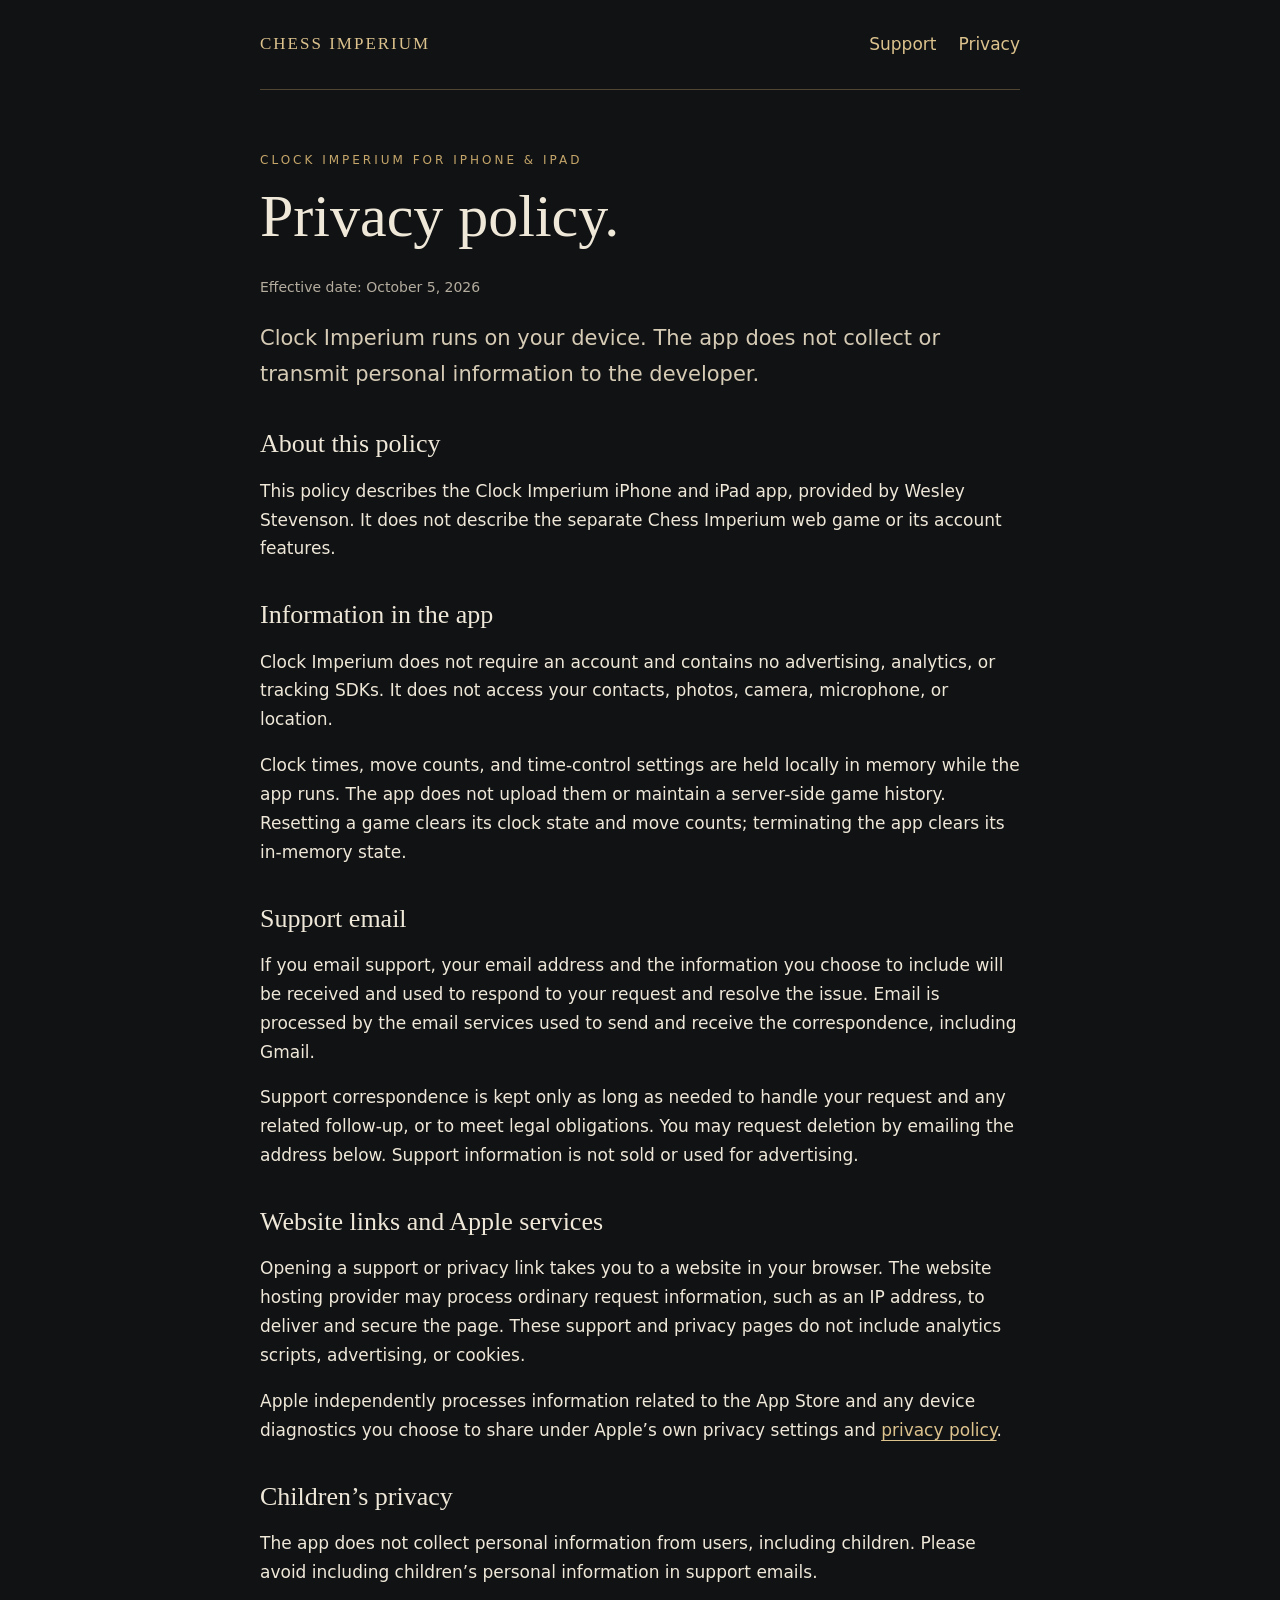
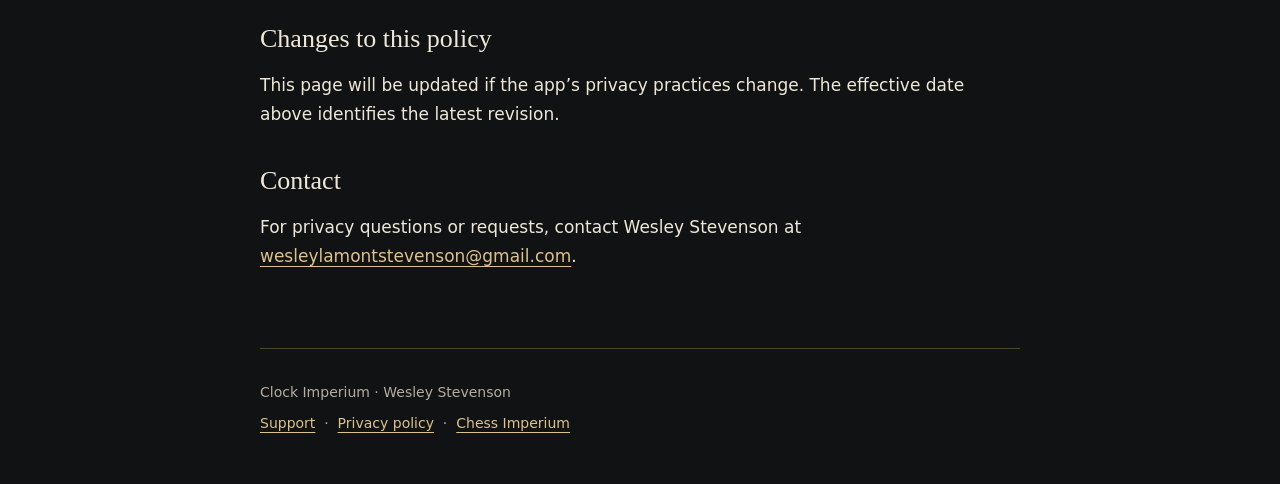
<file: clock/privacy.html>
<!doctype html>
<html lang="en"><head><meta charset="utf-8"><meta name="viewport" content="width=device-width,initial-scale=1"><title>Privacy policy | Clock Imperium</title><meta name="description" content="How Clock Imperium handles your information, including local game data and support requests."><link rel="stylesheet" href="style.css"></head>
<body><header><a class="brand" href="https://chessimperium.com/">CHESS IMPERIUM</a><nav aria-label="Clock Imperium"><a href="support.html">Support</a><a href="privacy.html" aria-current="page">Privacy</a></nav></header>
<main><div class="eyebrow">Clock Imperium for iPhone &amp; iPad</div><h1>Privacy policy.</h1><p class="muted">Effective date: October 5, 2026</p><p class="lead">Clock Imperium runs on your device. The app does not collect or transmit personal information to the developer.</p>
<h2>About this policy</h2><p>This policy describes the Clock Imperium iPhone and iPad app, provided by Wesley Stevenson. It does not describe the separate Chess Imperium web game or its account features.</p>
<h2>Information in the app</h2><p>Clock Imperium does not require an account and contains no advertising, analytics, or tracking SDKs. It does not access your contacts, photos, camera, microphone, or location.</p><p>Clock times, move counts, and time-control settings are held locally in memory while the app runs. The app does not upload them or maintain a server-side game history. Resetting a game clears its clock state and move counts; terminating the app clears its in-memory state.</p>
<h2>Support email</h2><p>If you email support, your email address and the information you choose to include will be received and used to respond to your request and resolve the issue. Email is processed by the email services used to send and receive the correspondence, including Gmail.</p><p>Support correspondence is kept only as long as needed to handle your request and any related follow-up, or to meet legal obligations. You may request deletion by emailing the address below. Support information is not sold or used for advertising.</p>
<h2>Website links and Apple services</h2><p>Opening a support or privacy link takes you to a website in your browser. The website hosting provider may process ordinary request information, such as an IP address, to deliver and secure the page. These support and privacy pages do not include analytics scripts, advertising, or cookies.</p><p>Apple independently processes information related to the App Store and any device diagnostics you choose to share under Apple’s own privacy settings and <a href="https://www.apple.com/legal/privacy/">privacy policy</a>.</p>
<h2>Children’s privacy</h2><p>The app does not collect personal information from users, including children. Please avoid including children’s personal information in support emails.</p>
<h2>Changes to this policy</h2><p>This page will be updated if the app’s privacy practices change. The effective date above identifies the latest revision.</p>
<h2>Contact</h2><p>For privacy questions or requests, contact Wesley Stevenson at <a href="mailto:wesleylamontstevenson@gmail.com">wesleylamontstevenson@gmail.com</a>.</p></main>
<footer><p>Clock Imperium · Wesley Stevenson</p><p><a href="support.html">Support</a> &nbsp;·&nbsp; <a href="privacy.html">Privacy policy</a> &nbsp;·&nbsp; <a href="https://chessimperium.com/">Chess Imperium</a></p></footer></body></html>
</file>
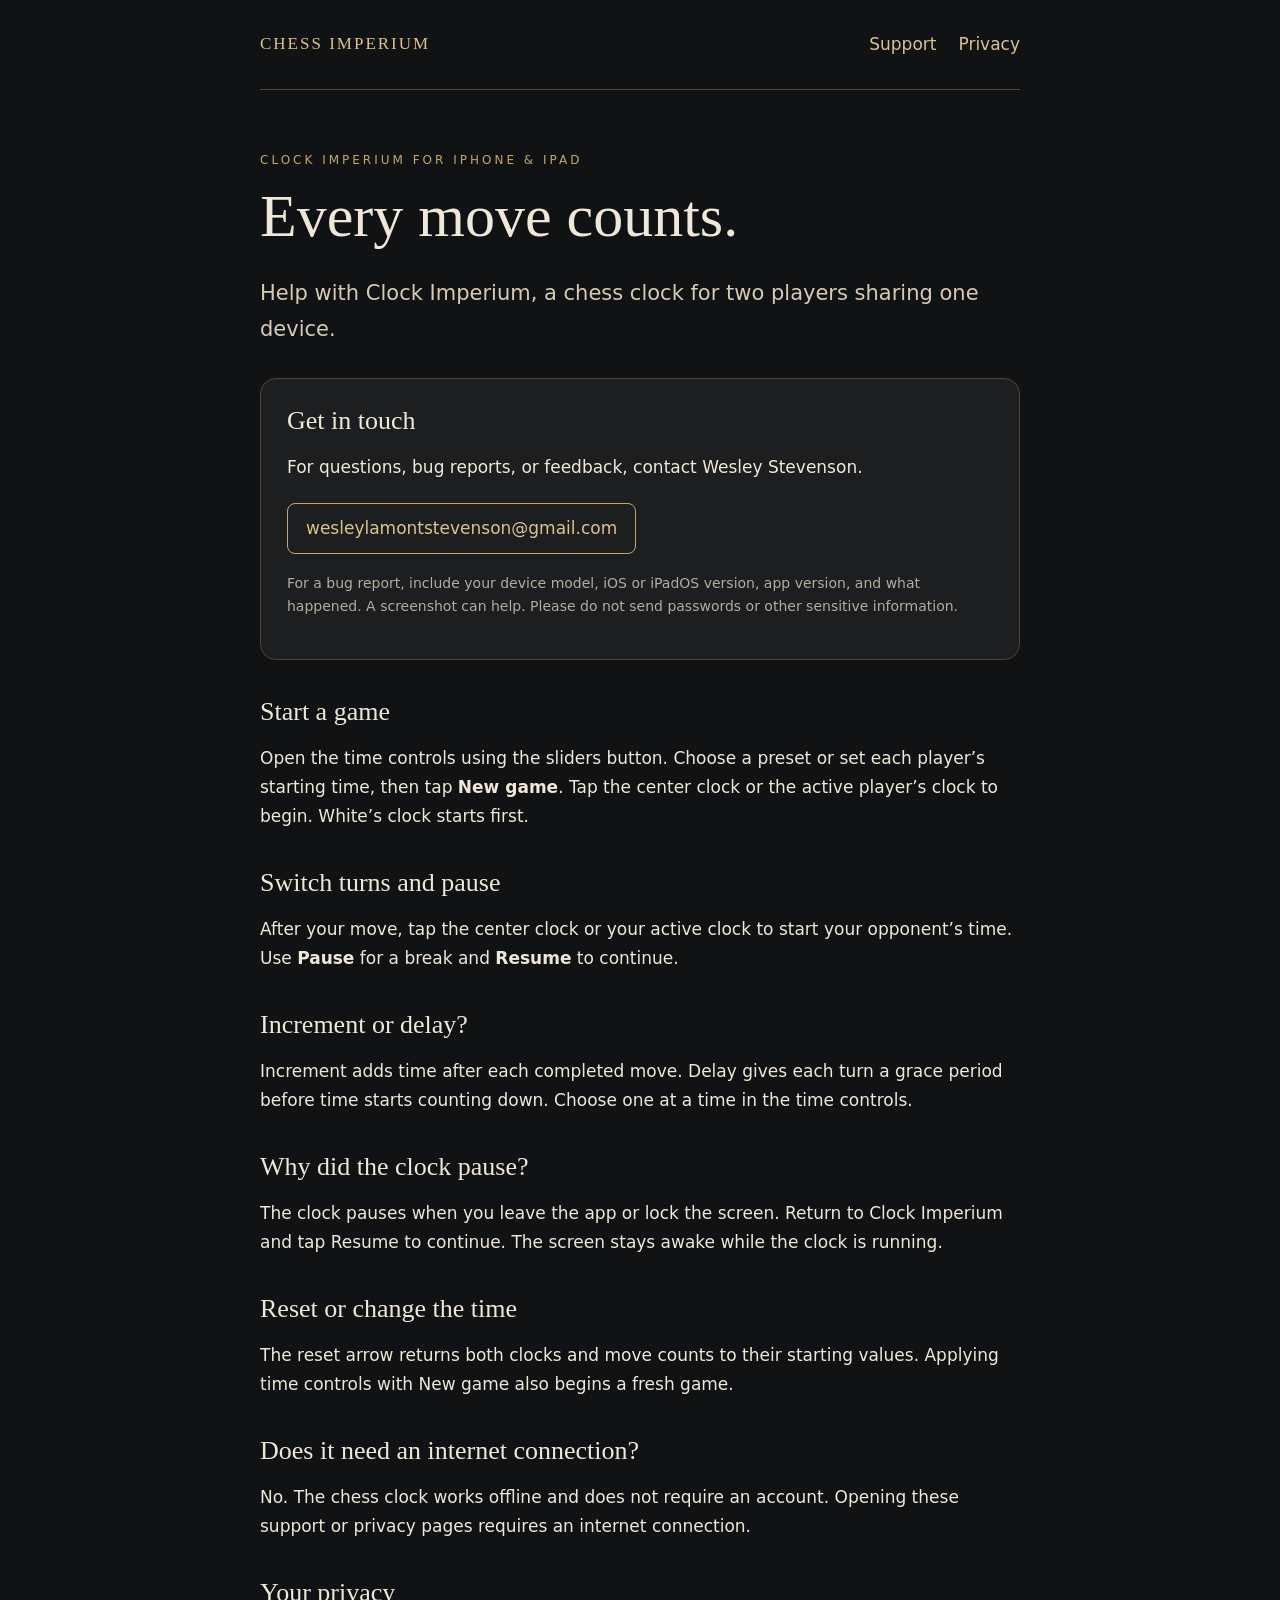
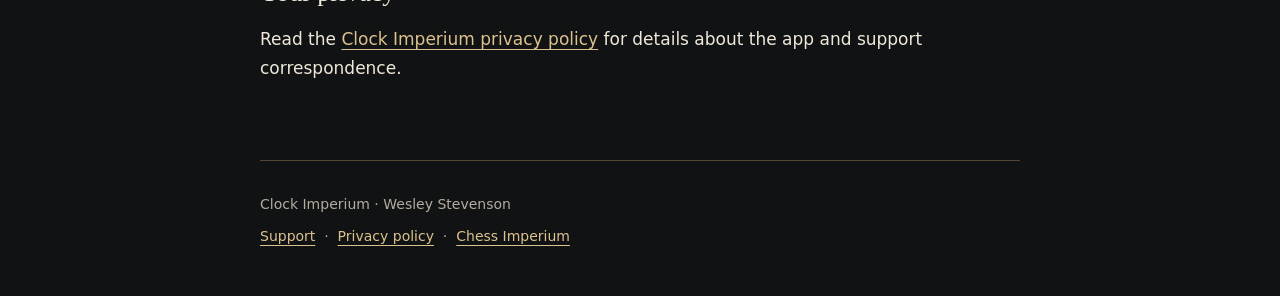
<file: clock/support.html>
<!doctype html>
<html lang="en"><head><meta charset="utf-8"><meta name="viewport" content="width=device-width,initial-scale=1"><title>Support | Clock Imperium</title><meta name="description" content="Help and contact information for the Clock Imperium chess clock app."><link rel="stylesheet" href="style.css"></head>
<body><header><a class="brand" href="https://chessimperium.com/">CHESS IMPERIUM</a><nav aria-label="Clock Imperium"><a href="support.html" aria-current="page">Support</a><a href="privacy.html">Privacy</a></nav></header>
<main><div class="eyebrow">Clock Imperium for iPhone &amp; iPad</div><h1>Every move counts.</h1><p class="lead">Help with Clock Imperium, a chess clock for two players sharing one device.</p>
<section class="card"><h2>Get in touch</h2><p>For questions, bug reports, or feedback, contact Wesley Stevenson.</p><a class="button" href="mailto:wesleylamontstevenson@gmail.com?subject=Clock%20Imperium%20Support">wesleylamontstevenson@gmail.com</a><p class="muted">For a bug report, include your device model, iOS or iPadOS version, app version, and what happened. A screenshot can help. Please do not send passwords or other sensitive information.</p></section>
<h2>Start a game</h2><p>Open the time controls using the sliders button. Choose a preset or set each player’s starting time, then tap <strong>New game</strong>. Tap the center clock or the active player’s clock to begin. White’s clock starts first.</p>
<h2>Switch turns and pause</h2><p>After your move, tap the center clock or your active clock to start your opponent’s time. Use <strong>Pause</strong> for a break and <strong>Resume</strong> to continue.</p>
<h2>Increment or delay?</h2><p>Increment adds time after each completed move. Delay gives each turn a grace period before time starts counting down. Choose one at a time in the time controls.</p>
<h2>Why did the clock pause?</h2><p>The clock pauses when you leave the app or lock the screen. Return to Clock Imperium and tap Resume to continue. The screen stays awake while the clock is running.</p>
<h2>Reset or change the time</h2><p>The reset arrow returns both clocks and move counts to their starting values. Applying time controls with New game also begins a fresh game.</p>
<h2>Does it need an internet connection?</h2><p>No. The chess clock works offline and does not require an account. Opening these support or privacy pages requires an internet connection.</p>
<h2>Your privacy</h2><p>Read the <a href="privacy.html">Clock Imperium privacy policy</a> for details about the app and support correspondence.</p></main>
<footer><p>Clock Imperium · Wesley Stevenson</p><p><a href="support.html">Support</a> &nbsp;·&nbsp; <a href="privacy.html">Privacy policy</a> &nbsp;·&nbsp; <a href="https://chessimperium.com/">Chess Imperium</a></p></footer></body></html>
</file>
<file: clock/style.css>
*{box-sizing:border-box}html{color-scheme:dark}body{margin:0;background:#111214;color:#efe8d9;font:17px/1.7 system-ui,-apple-system,BlinkMacSystemFont,"Segoe UI",sans-serif}a{color:#dcc28d;text-underline-offset:4px}a:hover{color:#fff0cb}a:focus-visible{outline:2px solid #dcc28d;outline-offset:5px}header,main,footer{width:min(760px,calc(100% - 40px));margin:auto}header{padding:30px 0;border-bottom:1px solid #514632;display:flex;justify-content:space-between;gap:20px;flex-wrap:wrap}header a{text-decoration:none}nav{display:flex;gap:22px}.brand{font-family:Georgia,serif;letter-spacing:2px}main{padding:60px 0}h1,h2{font-family:Georgia,serif;font-weight:400;line-height:1.2}h1{font-size:clamp(38px,7vw,60px);margin:10px 0 24px}h2{font-size:26px;margin:36px 0 12px}.eyebrow{color:#c5a66a;font-size:12px;letter-spacing:3px;text-transform:uppercase}.lead{font-size:21px;color:#d6cbb5}.card{background:#1d1e20;border:1px solid #514632;border-radius:16px;padding:26px;margin:30px 0}.card h2{margin-top:0}.button{display:inline-block;border:1px solid #c5a66a;padding:10px 18px;border-radius:8px;text-decoration:none;margin:4px 0;overflow-wrap:anywhere}.muted,footer{color:#b4ad9f;font-size:14px}footer{padding:24px 0 40px;border-top:1px solid #514632}footer p{margin:8px 0}li{margin:8px 0}@media(max-width:450px){main{padding:35px 0}.card{padding:20px}.button{font-size:14px}}
</file>
